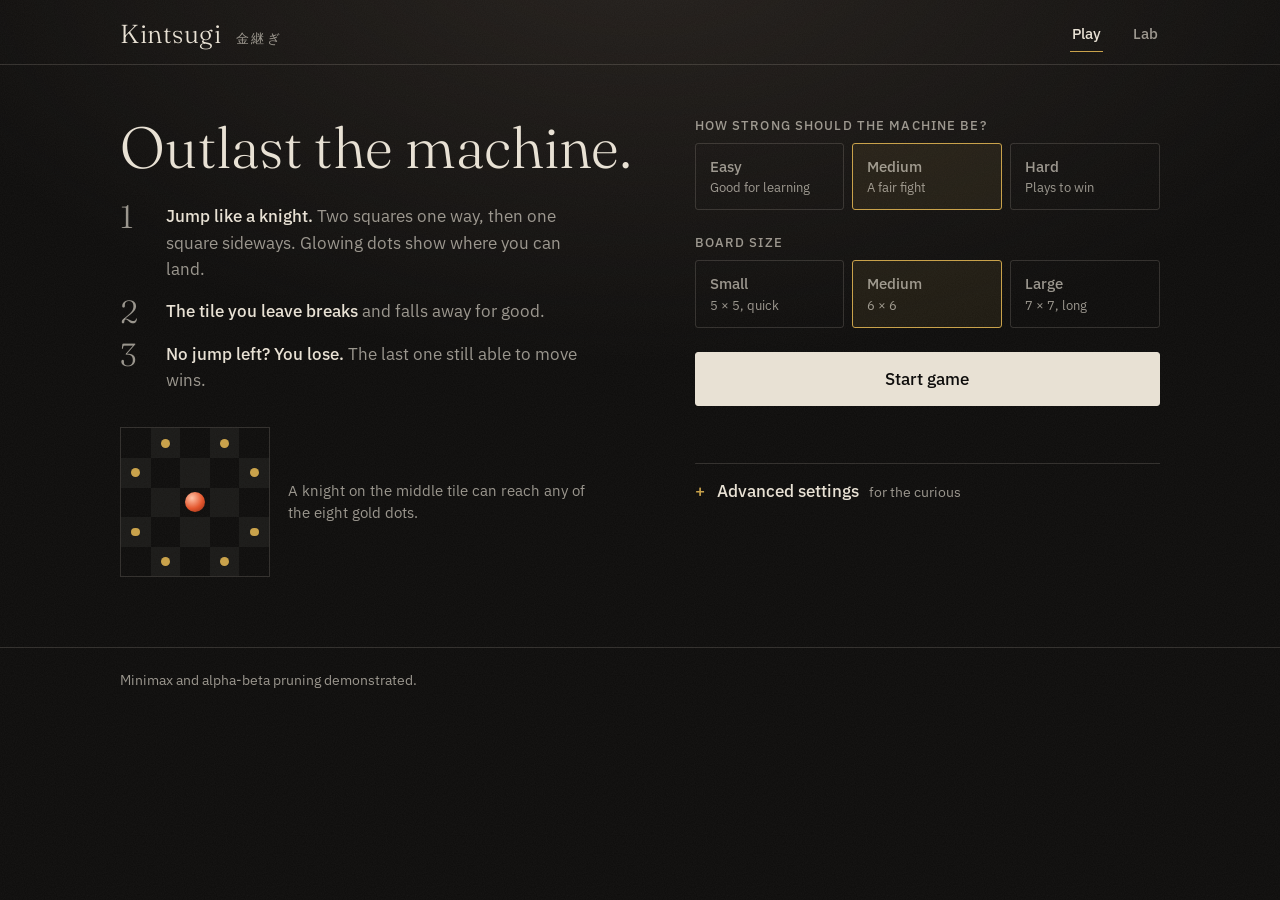
<file: public/index.html>
<!doctype html>
<html lang="en">
<head>
<meta charset="utf-8">
<meta name="viewport" content="width=device-width, initial-scale=1">
<title>Kintsugi · outlast the machine</title>
<meta name="description" content="A small strategy game. Jump like a knight, break the tile you leave, outlast the machine.">
<link rel="preconnect" href="https://fonts.googleapis.com">
<link rel="preconnect" href="https://fonts.gstatic.com" crossorigin>
<link href="https://fonts.googleapis.com/css2?family=Fraunces:opsz,wght@9..144,300;9..144,500&family=IBM+Plex+Mono:wght@400;500&family=IBM+Plex+Sans:wght@400;500&display=swap" rel="stylesheet">
<link rel="stylesheet" href="style.css">
</head>
<body>

<header class="top">
  <div class="wrap bar">
    <a class="brand" href="#play" data-tab="play">Kintsugi <span class="kanji" lang="ja">金継ぎ</span></a>
    <nav class="tabs" aria-label="Sections">
      <button class="tab" type="button" data-tab="play" aria-current="page">Play</button>
      <button class="tab" type="button" data-tab="lab" aria-current="false">Lab</button>
    </nav>
  </div>
</header>

<main class="wrap">

  <!-- ====================================================== PLAY -->
  <section id="view-play">

    <!-- setup -->
    <div id="setup" class="setup">
      <div class="intro">
        <h1>Outlast the machine.</h1>
        <ol class="rules">
          <li><b>Jump like a knight.</b> Two squares one way, then one square sideways. Glowing dots show where you can land.</li>
          <li><b>The tile you leave breaks</b> and falls away for good.</li>
          <li><b>No jump left? You lose.</b> The last one still able to move wins.</li>
        </ol>
        <div class="demo">
          <div id="knightDemo" class="knight" aria-hidden="true"></div>
          <p>A knight on the middle tile can reach any of the eight gold dots.</p>
        </div>
      </div>

      <form id="setupForm" class="controls" autocomplete="off">
        <fieldset>
          <legend>How strong should the machine be?</legend>
          <div class="seg">
            <label><input type="radio" name="diff" value="easy"><span><b>Easy</b><small>Good for learning</small></span></label>
            <label><input type="radio" name="diff" value="medium" checked><span><b>Medium</b><small>A fair fight</small></span></label>
            <label><input type="radio" name="diff" value="hard"><span><b>Hard</b><small>Plays to win</small></span></label>
          </div>
        </fieldset>

        <fieldset>
          <legend>Board size</legend>
          <div class="seg">
            <label><input type="radio" name="size" value="5"><span><b>Small</b><small>5 × 5, quick</small></span></label>
            <label><input type="radio" name="size" value="6" checked><span><b>Medium</b><small>6 × 6</small></span></label>
            <label><input type="radio" name="size" value="7"><span><b>Large</b><small>7 × 7, long</small></span></label>
          </div>
        </fieldset>

        <button type="submit" id="startBtn" class="btn primary big">Start game</button>
        <p id="setupMsg" class="err" role="alert"></p>

        <details class="adv">
          <summary>Advanced settings <small>for the curious</small></summary>
          <div class="adv-body">
            <p class="note">Easy, Medium and Hard just fill in these boxes. Change anything you like.</p>
            <div class="grid2">
              <label>Who moves first
                <select id="advFirst"><option value="0">You</option><option value="1">The machine</option></select>
              </label>
              <label>Broken tiles at the start
                <select id="advHoles"><option value="0">None</option><option value="1" selected>1 pair</option><option value="2">2 pairs</option><option value="3">3 pairs</option></select>
              </label>
              <label>Search method
                <select id="advAlgo"><option value="alphabeta">Alpha-beta (fast)</option><option value="minimax">Minimax (slow, same answer)</option></select>
              </label>
              <label>How it judges a position
                <select id="advHeur"></select>
              </label>
              <label>Time limit per move
                <select id="advTime">
                  <option value="500">0.5 seconds</option>
                  <option value="1000">1 second</option>
                  <option value="2000">2 seconds</option>
                  <option value="3000">3 seconds</option>
                  <option value="5000">5 seconds</option>
                  <option value="8000">8 seconds</option>
                </select>
              </label>
              <label class="check"><input type="checkbox" id="advOrder" checked> Look at promising moves first</label>
            </div>
            <label class="range">Thinking depth: <b id="advDepthOut">4</b> moves ahead
              <input type="range" id="advDepth" min="1" max="10" value="4">
            </label>
            <p id="heurDesc" class="note"></p>
            <p id="advNote" class="note"></p>
          </div>
        </details>
      </form>
    </div>

    <!-- game -->
    <div id="game" hidden>
      <div class="statusbar">
        <h2 id="statusTitle" aria-live="polite">Your turn.</h2>
        <p id="statusSub" class="sub"></p>
        <button id="retryBtn" type="button" class="btn" hidden>Try the machine again</button>
      </div>

      <div class="stage">
        <div class="board-col">
          <div id="boardWrap" class="board-wrap"><div id="board" class="board" aria-label="Game board"></div></div>
          <div class="legend">
            <span><i class="dot me"></i> You</span>
            <span><i class="dot ai"></i> The machine</span>
            <span id="terrKey" class="muted" hidden>Tinted tiles: whoever can reach them first</span>
          </div>
        </div>

        <aside class="side">
          <div class="meters">
            <div class="meter"><b id="mMe">0</b><span><i class="dot me"></i> your jumps</span></div>
            <div class="meter"><b id="mAi">0</b><span><i class="dot ai"></i> its jumps</span></div>
            <div class="meter"><b id="mFree">0</b><span>tiles left</span></div>
          </div>

          <div class="toolbar">
            <button id="hintBtn" type="button" class="btn" title="Show a strong move (H)">Hint</button>
            <button id="undoBtn" type="button" class="btn" title="Take back your last move (U)">Undo</button>
            <button id="tiltBtn" type="button" class="btn" aria-pressed="false" title="Tilt the board (T)">3D view</button>
            <button id="terrBtn" type="button" class="btn" aria-pressed="false" title="Tint tiles by who reaches them first (K)">Show territory</button>
            <button id="resignBtn" type="button" class="btn">Give up</button>
            <button id="newBtn" type="button" class="btn">New game</button>
          </div>

          <div id="over" class="over" hidden>
            <h2 id="overTitle"></h2>
            <p id="overText" class="sub"></p>
            <ul class="facts">
              <li><b id="fMoves">0</b><span>moves played</span></li>
              <li><b id="fTiles">0</b><span>tiles broken</span></li>
              <li><b id="fNodes">0</b><span>positions the machine checked</span></li>
            </ul>
            <div class="row">
              <button id="againBtn" type="button" class="btn primary">Play again</button>
              <button id="saveBtn" type="button" class="btn">Save picture</button>
              <button id="labBtn" type="button" class="btn">See how it thinks</button>
            </div>
          </div>

          <details id="mind" class="mind">
            <summary>Under the hood <small>how the machine decided</small></summary>
            <div id="mindBody" class="mind-body"></div>
          </details>
        </aside>
      </div>
    </div>
  </section>

  <!-- ====================================================== LAB -->
  <section id="view-lab" hidden>
    <div class="labhead">
      <h1>The Lab</h1>
      <p class="lede">Two small experiments on the machine's brain. Every number is measured live by the server when you press the button.</p>
    </div>

    <article class="exp">
      <h2><span class="num">01</span>Does pruning help?</h2>
      <p>Plain minimax checks <em>every</em> possible future. Alpha-beta skips futures that provably can't change its answer. The move should be identical, with far less work.</p>
      <button id="runCompare" type="button" class="btn">Run experiment</button>
      <div id="compareOut" class="out-block" aria-live="polite"></div>
    </article>

    <article class="exp">
      <h2><span class="num">02</span>Which way of judging wins?</h2>
      <p>Five ways of scoring a position play each other. Every pairing is played on the same board twice with the sides swapped, so nobody gets a head start.</p>
      <div class="row">
        <label class="inline">Thinking depth
          <select id="tDepth"><option value="2">2</option><option value="3" selected>3</option><option value="4">4</option></select>
        </label>
        <button id="runTourney" type="button" class="btn">Run tournament</button>
      </div>
      <div id="tourneyOut" class="out-block" aria-live="polite"></div>
    </article>
  </section>

</main>

<footer class="foot">
  <div class="wrap">Minimax and alpha-beta pruning demonstrated.</div>
</footer>

<script src="app.js"></script>
<script src="lab.js"></script>
</body>
</html>
</file>
<file: public/style.css>
/* Kintsugi — dark glazed ceramic, gold seams. Gold is used only for cracks, threads and thin rules. */

:root{
  --basalt:#0E0D0C; --fog:#1B1A19;
  --ash:#E8E1D4; --mute:rgba(232,225,212,.64); --line:rgba(232,225,212,.16);
  --ember:#E4572E; --celadon:#9AD1BE; --gold:#C9A24B;
  --serif:"Fraunces", Georgia, "Times New Roman", serif;
  --sans:"IBM Plex Sans", system-ui, -apple-system, "Segoe UI", Roboto, sans-serif;
  --mono:"IBM Plex Mono", ui-monospace, Menlo, Consolas, monospace;
  --crack:url("data:image/svg+xml,%3Csvg xmlns='http://www.w3.org/2000/svg' viewBox='0 0 100 100' preserveAspectRatio='none'%3E%3Cpath d='M8 10 L30 34 L26 50 L52 60 L48 78 L72 92 M30 34 L12 54 M52 60 L84 48 L94 64 M26 50 L38 72' fill='none' stroke='%23C9A24B' stroke-width='2.4' stroke-linecap='round' stroke-linejoin='round' vector-effect='non-scaling-stroke'/%3E%3C/svg%3E");
}

*{box-sizing:border-box}
[hidden]{display:none !important}
html{-webkit-text-size-adjust:100%}
body{
  margin:0; min-height:100vh; color:var(--ash); background:var(--basalt);
  font:400 17px/1.55 var(--sans);
}
body::before{ /* warm fog at the top */
  content:""; position:fixed; inset:0; z-index:0; pointer-events:none;
  background:radial-gradient(1100px 620px at 50% -8%, #26211d 0%, rgba(14,13,12,0) 70%);
}
body::after{ /* ceramic grain */
  content:""; position:fixed; inset:0; z-index:1; pointer-events:none; opacity:.07;
  background-image:url("data:image/svg+xml,%3Csvg xmlns='http://www.w3.org/2000/svg' width='160' height='160'%3E%3Cfilter id='n'%3E%3CfeTurbulence type='fractalNoise' baseFrequency='.9' numOctaves='2' stitchTiles='stitch'/%3E%3CfeColorMatrix values='0 0 0 0 1 0 0 0 0 1 0 0 0 0 1 0 0 0 .6 0'/%3E%3C/filter%3E%3Crect width='100%25' height='100%25' filter='url(%23n)'/%3E%3C/svg%3E");
}
.wrap{position:relative; z-index:2; max-width:1080px; margin:0 auto; padding:0 20px}

h1,h2,h3{font-family:var(--serif); font-weight:300; letter-spacing:.005em}
b{font-weight:500}
.note{color:var(--mute); font-size:14px; margin:8px 0}
.muted{color:var(--mute)}
.err{color:#f08a6c; min-height:1.4em; margin:10px 0 0; font-size:15px}

/* ---------- header ---------- */
.top{position:relative; z-index:3; border-bottom:1px solid var(--line)}
.bar{display:flex; justify-content:space-between; align-items:center; padding-top:16px; padding-bottom:12px}
.brand{font:300 26px var(--serif); color:var(--ash); text-decoration:none; letter-spacing:.02em}
.kanji{font-size:13px; color:var(--mute); margin-left:8px; letter-spacing:.2em}
.tab{background:none; border:0; border-bottom:1px solid transparent; color:var(--mute); font:500 15px var(--sans); padding:8px 2px; margin-left:24px; cursor:pointer}
.tab:hover{color:var(--ash)}
.tab[aria-current="page"]{color:var(--ash); border-bottom-color:var(--gold)}

/* ---------- buttons & form bits ---------- */
.btn{
  font:500 15px var(--sans); color:var(--ash); background:transparent;
  border:1px solid var(--line); border-radius:3px; padding:10px 14px; cursor:pointer;
  transition:background .2s, border-color .2s, color .2s;
}
.btn:hover:not(:disabled){border-color:rgba(232,225,212,.5); background:rgba(232,225,212,.06)}
.btn:disabled{opacity:.4; cursor:not-allowed}
.btn[aria-pressed="true"]{border-color:var(--gold); color:var(--gold)}
.btn.primary{background:var(--ash); color:var(--basalt); border-color:var(--ash)}
.btn.primary:hover:not(:disabled){background:#fff}
.btn.big{width:100%; padding:15px 26px; font-size:17px}
.btn:focus-visible,.tab:focus-visible,select:focus-visible,summary:focus-visible,input[type=range]:focus-visible{outline:2px solid var(--gold); outline-offset:2px}
.row{display:flex; flex-wrap:wrap; gap:8px; align-items:center}

fieldset{border:0; padding:0; margin:0 0 24px}
legend{padding:0; margin-bottom:10px; font:500 12.5px var(--sans); letter-spacing:.09em; text-transform:uppercase; color:var(--mute)}
.seg{display:grid; grid-template-columns:repeat(3,1fr); gap:8px}
.seg label{position:relative; cursor:pointer}
.seg input{position:absolute; inset:0; opacity:0; cursor:pointer}
.seg span{display:flex; flex-direction:column; gap:2px; height:100%; padding:12px 14px; border:1px solid var(--line); border-radius:3px; transition:border-color .2s, background .2s}
.seg small{color:var(--mute); font-size:13px; line-height:1.3}
.seg input:checked + span{border-color:var(--gold); background:rgba(201,162,75,.09)}
.seg input:focus-visible + span{outline:2px solid var(--gold); outline-offset:2px}
.seg label:hover span{border-color:rgba(232,225,212,.4)}

select{
  width:100%; margin-top:6px; padding:9px 10px; color:var(--ash); background:#161514;
  border:1px solid var(--line); border-radius:3px; font:400 15px var(--sans);
}
input[type=range]{width:100%; accent-color:var(--gold); margin-top:8px}
label{font-size:14.5px; color:var(--mute)}
label.check{display:flex; align-items:center; gap:10px; align-self:end; padding-bottom:9px}
label.check input{width:18px; height:18px; accent-color:var(--gold)}
label.inline{display:flex; align-items:center; gap:10px}
label.inline select{width:auto; margin:0}
.grid2{display:grid; grid-template-columns:1fr 1fr; gap:14px 16px; margin:14px 0}
.range{display:block; margin-top:6px}
.range b{color:var(--ash); font-family:var(--mono)}

/* ---------- setup ---------- */
.setup{display:grid; grid-template-columns:1.05fr .95fr; gap:60px; padding:52px 0 70px; align-items:start}
.intro h1{font-size:clamp(36px,5.2vw,58px); line-height:1.04; margin:0 0 6px}
.rules{counter-reset:r; list-style:none; margin:26px 0 0; padding:0; max-width:480px}
.rules li{counter-increment:r; position:relative; padding:0 0 16px 46px; color:var(--mute)}
.rules li b{color:var(--ash)}
.rules li::before{content:counter(r); position:absolute; left:0; top:-6px; font:300 32px var(--serif); color:var(--mute)}
.demo{display:flex; gap:18px; align-items:center; margin-top:18px; color:var(--mute); font-size:14.5px; max-width:480px}
.knight{display:grid; grid-template-columns:repeat(5,1fr); width:150px; flex:none; border:1px solid var(--line)}
.kcell{aspect-ratio:1; position:relative}
.kcell.alt{background:rgba(232,225,212,.055)}
.kcell.hop::after{content:""; position:absolute; inset:35%; border-radius:50%; background:var(--gold)}
.kcell.me::after{content:""; position:absolute; inset:16%; border-radius:50%; background:radial-gradient(circle at 35% 30%, #ffc2a6, var(--ember) 55%, #8a2a12)}
.adv{margin-top:26px; border-top:1px solid var(--line); padding-top:14px}
.adv summary,.mind summary{cursor:pointer; font-weight:500; list-style:none}
.adv summary::-webkit-details-marker,.mind summary::-webkit-details-marker{display:none}
.adv summary::before,.mind summary::before{content:"+"; display:inline-block; width:1.3em; color:var(--gold)}
.adv[open] summary::before,.mind[open] summary::before{content:"–"}
summary small{color:var(--mute); font-weight:400; margin-left:6px}

/* ---------- game ---------- */
.statusbar{padding:28px 0 20px; min-height:116px}
.statusbar h2{font-size:clamp(28px,4vw,42px); line-height:1.1; margin:0}
.sub{margin:6px 0 0; color:var(--mute)}
#retryBtn{margin-top:12px}
.stage{display:grid; grid-template-columns:minmax(0,1fr) 340px; gap:44px; align-items:start; padding-bottom:70px}

.board-wrap{perspective:1200px; width:min(100%, 620px, 76vh); margin:0 auto; padding:6px 0}
.board{
  --n:6; position:relative; display:grid; grid-template-columns:repeat(var(--n),1fr);
  aspect-ratio:1; transform-style:preserve-3d; transform-origin:50% 55%;
  transition:transform .9s cubic-bezier(.2,.7,.2,1);
}
.board-wrap.tilt .board{transform:rotateX(32deg) scale(.95)}

.cell{position:relative; transform-style:preserve-3d; user-select:none; -webkit-tap-highlight-color:transparent}
.tile{
  position:absolute; inset:3.5%; border-radius:5px;
  background:linear-gradient(145deg,#2c2928,#1d1b1a);
  box-shadow:inset 0 1px 0 rgba(255,255,255,.08), inset 0 -3px 8px rgba(0,0,0,.4), 0 7px 16px rgba(0,0,0,.5);
  transition:transform .22s, background .5s, box-shadow .25s;
}
.cell.alt .tile{background:linear-gradient(145deg,#35312f,#242120)}

/* where you can land */
.cell.legal{cursor:pointer}
.cell.legal .tile{outline:1.5px solid rgba(201,162,75,.85); outline-offset:-1.5px}
.cell.legal::after{
  content:""; position:absolute; left:50%; top:50%; width:15%; aspect-ratio:1;
  margin:-7.5% 0 0 -7.5%; border-radius:50%; background:var(--gold);
  box-shadow:0 0 12px 2px rgba(201,162,75,.55); animation:pulse 1.8s ease-in-out infinite; pointer-events:none;
}
.cell.legal:hover .tile{transform:translate3d(0,-3px,10px); background:linear-gradient(145deg,#443f3b,#2b2826)}
.cell.hint .tile{outline:2px solid var(--gold); outline-offset:-2px; filter:drop-shadow(0 0 10px rgba(201,162,75,.85)); animation:glow 1.4s ease-in-out infinite}
@keyframes pulse{0%,100%{opacity:.55; transform:scale(.85)} 50%{opacity:1; transform:scale(1.12)}}
@keyframes glow{50%{filter:drop-shadow(0 0 20px rgba(201,162,75,1))}}

/* territory view: tiles tinted by who gets there first */
.terr .cell[data-o="0"] .tile{background:linear-gradient(145deg,#5d3123,#35211b); box-shadow:inset 0 0 0 1px rgba(228,87,46,.5), inset 0 -3px 8px rgba(0,0,0,.4), 0 7px 16px rgba(0,0,0,.5)}
.terr .cell[data-o="1"] .tile{background:linear-gradient(145deg,#2e4d44,#1c2e28); box-shadow:inset 0 0 0 1px rgba(154,209,190,.45), inset 0 -3px 8px rgba(0,0,0,.4), 0 7px 16px rgba(0,0,0,.5)}

/* broken tiles: a gold seam spreads, then the tile falls away */
.cell::before{
  content:""; position:absolute; inset:3.5%; border-radius:5px; opacity:0; transition:opacity .6s .3s;
  background:radial-gradient(circle at 50% 50%, rgba(0,0,0,.7), rgba(0,0,0,.28) 78%);
  box-shadow:inset 0 2px 10px rgba(0,0,0,.7);
}
.cell.hole::before,.cell.breaking::before{opacity:1}
.seam{position:absolute; inset:3.5%; background:var(--crack) center/100% 100% no-repeat; opacity:0; pointer-events:none}
.cell:nth-child(3n+1) .seam{transform:scaleX(-1)}
.cell:nth-child(3n+2) .seam{transform:scaleY(-1)}
.cell.hole .seam{opacity:.55}
.cell.hole .tile{opacity:0; pointer-events:none}
.cell.breaking .seam{animation:seam .55s ease-out forwards}
.cell.breaking .tile{animation:fall 1s .35s cubic-bezier(.55,0,.9,.4) forwards}
@keyframes seam{from{opacity:0; clip-path:inset(0 100% 0 0)} to{opacity:1; clip-path:inset(0 0 0 0)}}
@keyframes fall{0%{opacity:1; transform:none} 100%{opacity:0; transform:translate3d(0,6%,-180px) rotateX(18deg) scale(.86)}}

.ord{
  position:absolute; left:0; right:0; bottom:13%; text-align:center; pointer-events:none;
  font:500 clamp(9px,1.5vw,13px)/1 var(--mono); color:rgba(232,225,212,.78); opacity:0; transition:opacity .7s;
}
.board.over .cell.hole .ord:not(:empty){opacity:1}

/* overlay for hop preview, thought threads and final paths */
.overlay{position:absolute; inset:0; width:100%; height:100%; pointer-events:none; z-index:2; overflow:visible; transform:translateZ(3px)}
.hoverpath{fill:none; stroke:var(--gold); stroke-width:2; stroke-dasharray:6 5; stroke-linecap:round; stroke-linejoin:round; vector-effect:non-scaling-stroke; opacity:.95}
.thread{fill:none; stroke:var(--gold); stroke-linecap:round; stroke-linejoin:round; vector-effect:non-scaling-stroke; filter:drop-shadow(0 0 3px rgba(201,162,75,.8)); animation:fadein .35s ease-out both}
.thread.pick{stroke:#f2d98f}
.trail{fill:none; stroke-width:3.2; stroke-linecap:round; stroke-linejoin:round; vector-effect:non-scaling-stroke; opacity:.88; filter:drop-shadow(0 0 4px currentColor)}
.trail.me{stroke:var(--ember); color:var(--ember)}
.trail.ai{stroke:var(--celadon); color:var(--celadon)}
.fadeout{transition:opacity .5s; opacity:0}
@keyframes fadein{from{opacity:0}}

/* the two pieces */
.piece{
  position:absolute; aspect-ratio:1; border-radius:50%; z-index:3; pointer-events:none;
  transform:translate3d(-50%,-50%,14px);
  transition:left .55s cubic-bezier(.3,.75,.25,1), top .55s cubic-bezier(.3,.75,.25,1);
}
.piece.me{background:radial-gradient(circle at 35% 30%, #ffc2a6, var(--ember) 52%, #8a2a12); box-shadow:0 0 26px 6px rgba(228,87,46,.5), 0 10px 12px rgba(0,0,0,.55)}
.piece.ai{background:radial-gradient(circle at 35% 30%, #effff8, var(--celadon) 52%, #4a8572); box-shadow:0 0 26px 6px rgba(154,209,190,.45), 0 10px 12px rgba(0,0,0,.55)}
.board.thinking .piece.ai{animation:breathe 1.1s ease-in-out infinite}
.piece.hop{animation:hop .55s ease-out}
@keyframes breathe{50%{box-shadow:0 0 44px 14px rgba(154,209,190,.7), 0 10px 12px rgba(0,0,0,.55)}}
@keyframes hop{0%,100%{margin-top:0} 45%{margin-top:-5%}}

.legend{display:flex; flex-wrap:wrap; gap:18px; justify-content:center; margin-top:14px; font-size:14px; color:var(--mute)}
.dot{display:inline-block; width:10px; height:10px; border-radius:50%; margin-right:4px}
.dot.me{background:var(--ember)}
.dot.ai{background:var(--celadon)}

/* ---------- side column ---------- */
.side{display:flex; flex-direction:column; gap:22px}
.meters{display:grid; grid-template-columns:repeat(3,1fr); border-top:1px solid var(--line); border-bottom:1px solid var(--line)}
.meter{padding:14px 10px 12px; border-right:1px solid var(--line)}
.meter:last-child{border-right:0}
.meter b{display:block; font:500 30px/1 var(--mono)}
.meter span{display:block; margin-top:8px; color:var(--mute); font-size:13px; line-height:1.25}
.toolbar{display:grid; grid-template-columns:1fr 1fr; gap:8px}

.over{border:1px solid var(--line); padding:20px 18px; background:rgba(232,225,212,.035)}
.over h2{font-size:32px; line-height:1.1; margin:0 0 6px}
.facts{display:grid; grid-template-columns:repeat(3,1fr); gap:10px; list-style:none; padding:0; margin:18px 0}
.facts b{display:block; font:500 22px/1.1 var(--mono)}
.facts span{display:block; margin-top:4px; font-size:12.5px; color:var(--mute); line-height:1.3}

.mind{border:1px solid var(--line); border-radius:3px}
.mind summary{padding:13px 14px}
.mind-body{padding:0 14px 14px; font-size:14.5px}
.mind-body h4{margin:16px 0 6px; font:500 12px var(--sans); letter-spacing:.09em; text-transform:uppercase; color:var(--mute)}
.kv{display:grid; grid-template-columns:auto 1fr; gap:7px 14px; margin:12px 0}
.kv dt{color:var(--mute)}
.kv dd{margin:0; text-align:right; font-family:var(--mono); font-size:13.5px}
.mrow{display:grid; grid-template-columns:34px 1fr auto; gap:10px; align-items:center; margin:7px 0; font:400 13px var(--mono)}
.mrow.pick{color:#f2d98f}
.bar1{height:4px; background:rgba(232,225,212,.1); position:relative}
.bar1 i{position:absolute; left:0; top:0; bottom:0; background:var(--gold)}

/* ---------- lab ---------- */
.labhead{padding:48px 0 22px}
.labhead h1{font-size:clamp(34px,5vw,52px); margin:0 0 8px}
.lede{color:var(--mute); max-width:620px; margin:0}
.exp{border-top:1px solid var(--line); padding:30px 0 38px; max-width:860px}
.exp h2{font-size:28px; line-height:1.15; margin:0 0 10px}
.exp p{color:var(--mute); max-width:640px}
.num{font:500 13px var(--mono); color:var(--gold); margin-right:14px; vertical-align:middle}
.out-block{margin-top:20px}
.scroll{overflow-x:auto}
table.data{width:100%; border-collapse:collapse; font:400 14px var(--mono); margin-top:6px}
.data th{padding:9px 10px; text-align:left; border-bottom:1px solid var(--line); font:500 12px var(--sans); letter-spacing:.06em; text-transform:uppercase; color:var(--mute); white-space:nowrap}
.data td{padding:11px 10px; border-bottom:1px solid rgba(232,225,212,.08); position:relative; white-space:nowrap}
.data td.cb i{position:absolute; left:10px; bottom:5px; height:2px; background:var(--gold); opacity:.85}
.data td.self{color:var(--mute); text-align:center}
.data td.best{color:var(--gold)}
.verdict{margin:14px 0 4px; color:var(--ash) !important}
.verdict b{color:var(--gold); font-weight:500}

.foot{position:relative; z-index:2; border-top:1px solid var(--line); padding:22px 0 44px; color:var(--mute); font-size:13.5px}

/* ---------- small screens ---------- */
@media (max-width:920px){
  .setup{grid-template-columns:1fr; gap:34px; padding-top:34px}
  .stage{grid-template-columns:1fr; gap:26px}
  .statusbar{min-height:96px}
  .board-wrap{width:min(100%, 620px)}
}
@media (max-width:520px){
  .seg{grid-template-columns:1fr}
  .grid2{grid-template-columns:1fr}
  .tab{margin-left:16px}
}
@media (prefers-reduced-motion:reduce){
  *,*::before,*::after{animation-duration:.01ms !important; animation-iteration-count:1 !important; transition-duration:.01ms !important}
}
</file>
